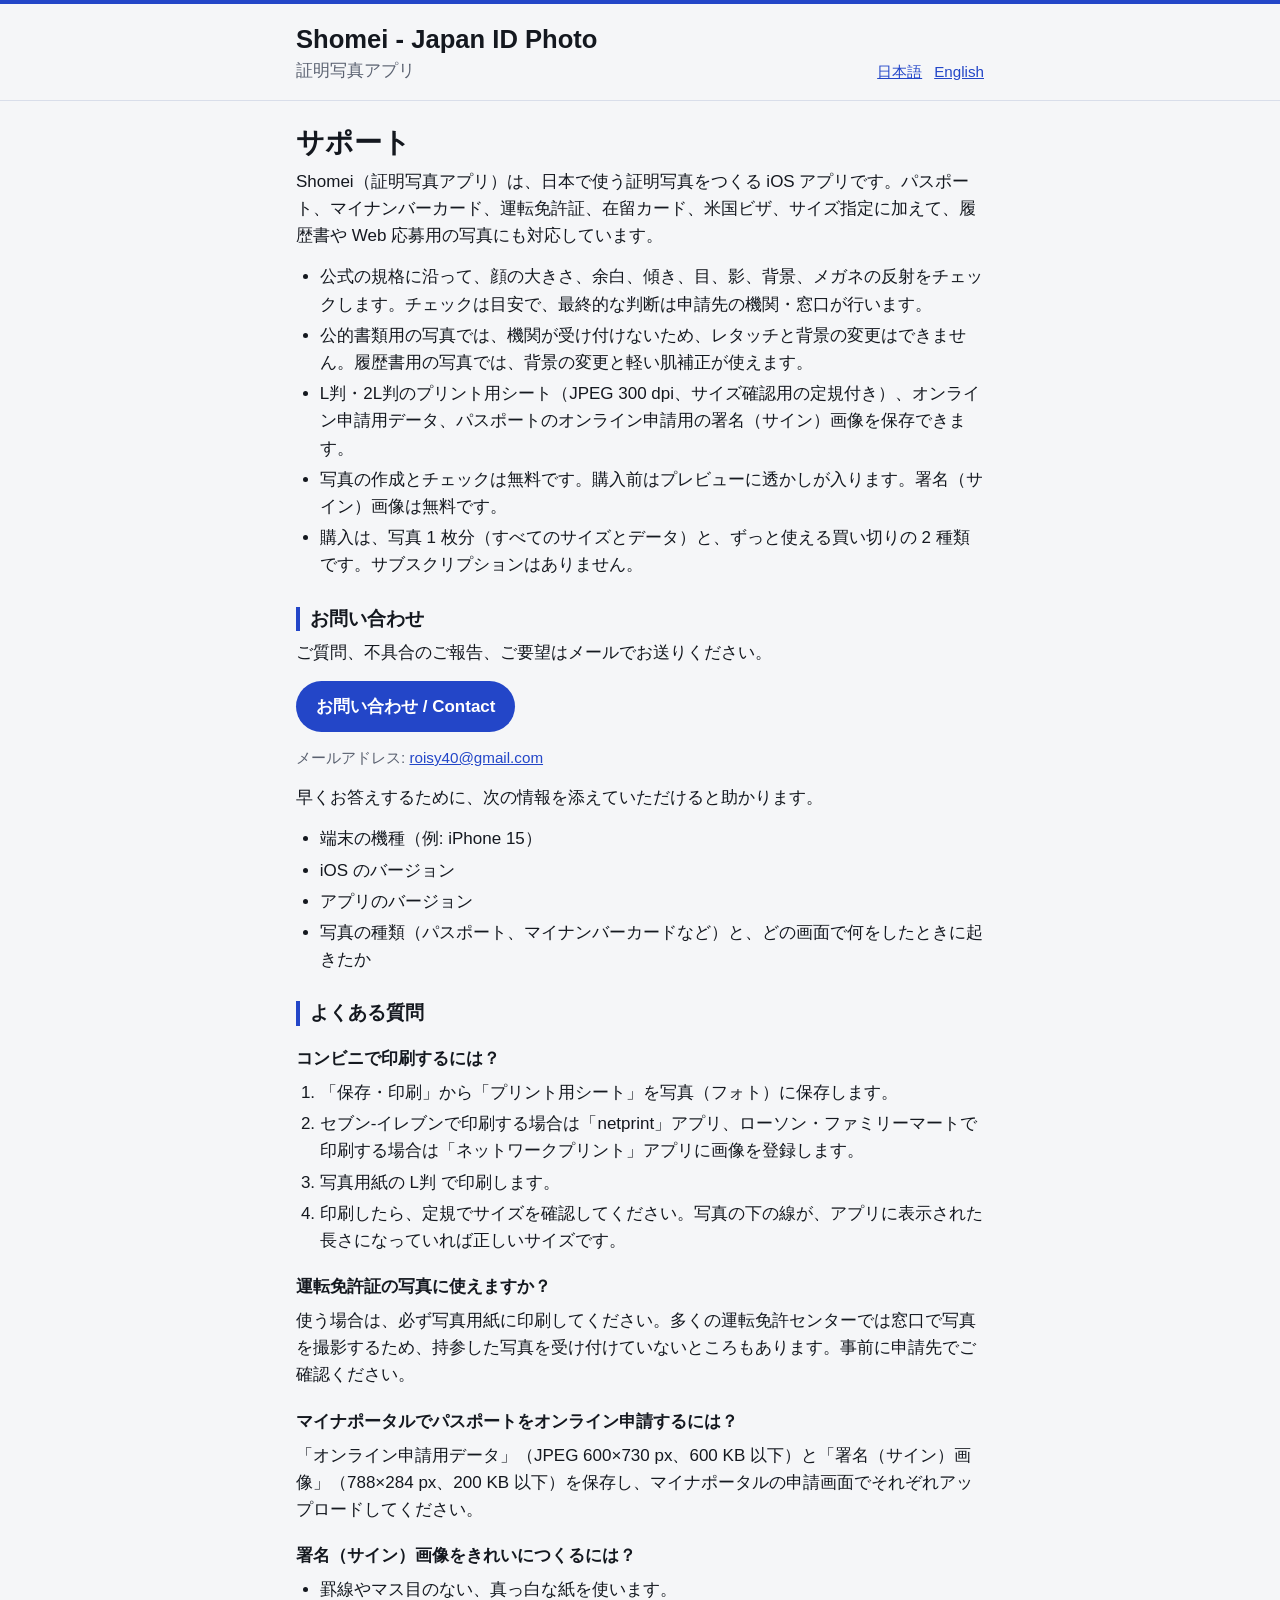
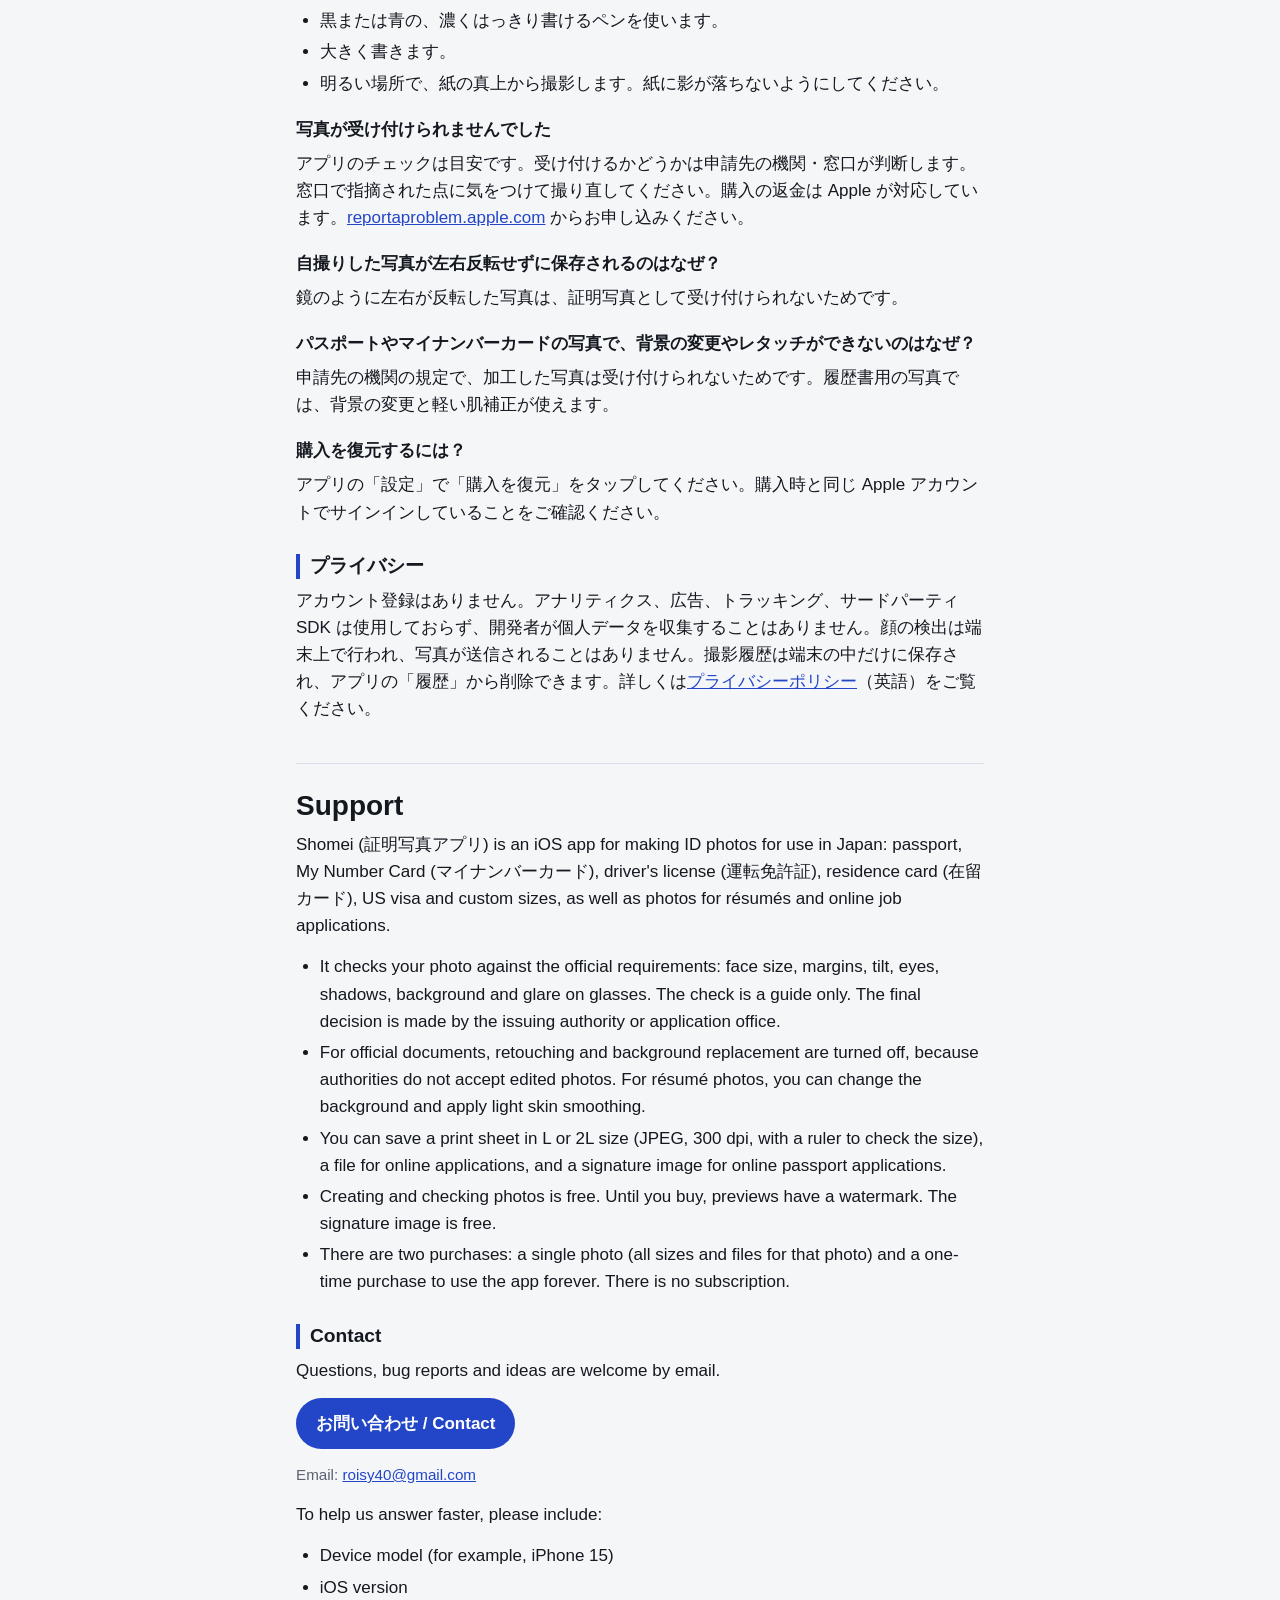
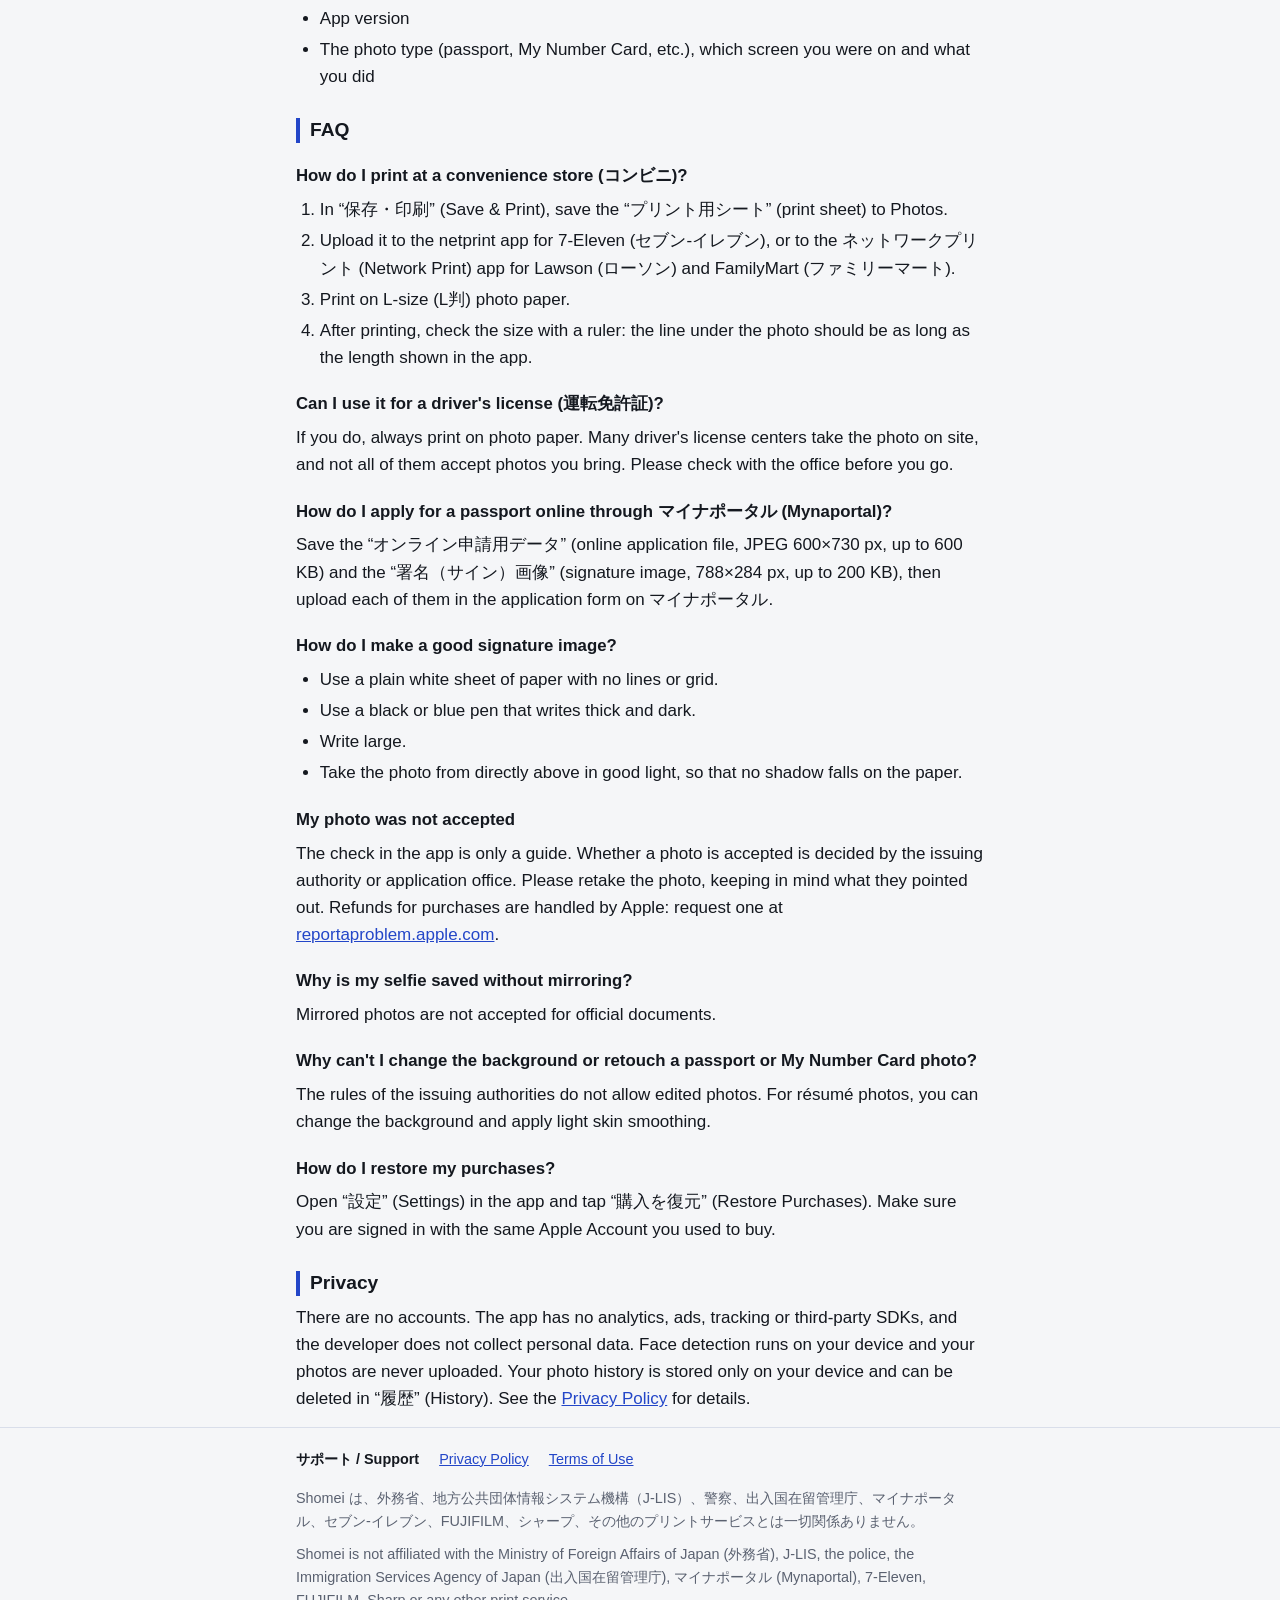
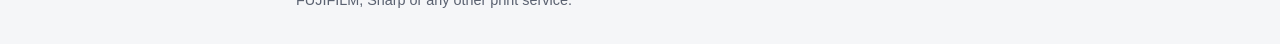
<file: index.html>
<!DOCTYPE html>
<html lang="ja">
<head>
<meta charset="utf-8">
<meta name="viewport" content="width=device-width, initial-scale=1">
<title>Shomei - Japan ID Photo - サポート / Support</title>
<meta name="description" content="Shomei - Japan ID Photo（証明写真アプリ）のサポートページ / Support for Shomei - Japan ID Photo">
<meta name="theme-color" content="#2346C8">
<link rel="stylesheet" href="style.css">
</head>
<body>
<header class="site-header">
  <div class="wrap">
    <div>
      <p class="app-name"><a href="index.html">Shomei - Japan ID Photo</a></p>
      <p class="app-subtitle">証明写真アプリ</p>
    </div>
    <p class="lang-switch"><a href="#ja" lang="ja">日本語</a><a href="#en" lang="en">English</a></p>
  </div>
</header>

<main class="wrap">
  <section id="ja" class="lang-section" lang="ja">
    <h1>サポート</h1>
    <p>Shomei（証明写真アプリ）は、日本で使う証明写真をつくる iOS アプリです。パスポート、マイナンバーカード、運転免許証、在留カード、米国ビザ、サイズ指定に加えて、履歴書や Web 応募用の写真にも対応しています。</p>
    <ul>
      <li>公式の規格に沿って、顔の大きさ、余白、傾き、目、影、背景、メガネの反射をチェックします。チェックは目安で、最終的な判断は申請先の機関・窓口が行います。</li>
      <li>公的書類用の写真では、機関が受け付けないため、レタッチと背景の変更はできません。履歴書用の写真では、背景の変更と軽い肌補正が使えます。</li>
      <li>L判・2L判のプリント用シート（JPEG 300 dpi、サイズ確認用の定規付き）、オンライン申請用データ、パスポートのオンライン申請用の署名（サイン）画像を保存できます。</li>
      <li>写真の作成とチェックは無料です。購入前はプレビューに透かしが入ります。署名（サイン）画像は無料です。</li>
      <li>購入は、写真 1 枚分（すべてのサイズとデータ）と、ずっと使える買い切りの 2 種類です。サブスクリプションはありません。</li>
    </ul>

    <h2>お問い合わせ</h2>
    <p>ご質問、不具合のご報告、ご要望はメールでお送りください。</p>
    <p><a class="contact" href="mailto:roisy40@gmail.com?subject=Shomei%20-%20Japan%20ID%20Photo">お問い合わせ / Contact</a></p>
    <p class="note">メールアドレス: <a href="mailto:roisy40@gmail.com">roisy40@gmail.com</a></p>
    <p>早くお答えするために、次の情報を添えていただけると助かります。</p>
    <ul>
      <li>端末の機種（例: iPhone 15）</li>
      <li>iOS のバージョン</li>
      <li>アプリのバージョン</li>
      <li>写真の種類（パスポート、マイナンバーカードなど）と、どの画面で何をしたときに起きたか</li>
    </ul>

    <h2>よくある質問</h2>

    <h3>コンビニで印刷するには？</h3>
    <ol>
      <li>「保存・印刷」から「プリント用シート」を写真（フォト）に保存します。</li>
      <li>セブン-イレブンで印刷する場合は「netprint」アプリ、ローソン・ファミリーマートで印刷する場合は「ネットワークプリント」アプリに画像を登録します。</li>
      <li>写真用紙の L判 で印刷します。</li>
      <li>印刷したら、定規でサイズを確認してください。写真の下の線が、アプリに表示された長さになっていれば正しいサイズです。</li>
    </ol>

    <h3>運転免許証の写真に使えますか？</h3>
    <p>使う場合は、必ず写真用紙に印刷してください。多くの運転免許センターでは窓口で写真を撮影するため、持参した写真を受け付けていないところもあります。事前に申請先でご確認ください。</p>

    <h3>マイナポータルでパスポートをオンライン申請するには？</h3>
    <p>「オンライン申請用データ」（JPEG 600×730 px、600 KB 以下）と「署名（サイン）画像」（788×284 px、200 KB 以下）を保存し、マイナポータルの申請画面でそれぞれアップロードしてください。</p>

    <h3>署名（サイン）画像をきれいにつくるには？</h3>
    <ul>
      <li>罫線やマス目のない、真っ白な紙を使います。</li>
      <li>黒または青の、濃くはっきり書けるペンを使います。</li>
      <li>大きく書きます。</li>
      <li>明るい場所で、紙の真上から撮影します。紙に影が落ちないようにしてください。</li>
    </ul>

    <h3>写真が受け付けられませんでした</h3>
    <p>アプリのチェックは目安です。受け付けるかどうかは申請先の機関・窓口が判断します。窓口で指摘された点に気をつけて撮り直してください。購入の返金は Apple が対応しています。<a href="https://reportaproblem.apple.com/">reportaproblem.apple.com</a> からお申し込みください。</p>

    <h3>自撮りした写真が左右反転せずに保存されるのはなぜ？</h3>
    <p>鏡のように左右が反転した写真は、証明写真として受け付けられないためです。</p>

    <h3>パスポートやマイナンバーカードの写真で、背景の変更やレタッチができないのはなぜ？</h3>
    <p>申請先の機関の規定で、加工した写真は受け付けられないためです。履歴書用の写真では、背景の変更と軽い肌補正が使えます。</p>

    <h3>購入を復元するには？</h3>
    <p>アプリの「設定」で「購入を復元」をタップしてください。購入時と同じ Apple アカウントでサインインしていることをご確認ください。</p>

    <h2>プライバシー</h2>
    <p>アカウント登録はありません。アナリティクス、広告、トラッキング、サードパーティ SDK は使用しておらず、開発者が個人データを収集することはありません。顔の検出は端末上で行われ、写真が送信されることはありません。撮影履歴は端末の中だけに保存され、アプリの「履歴」から削除できます。詳しくは<a href="privacy.html">プライバシーポリシー</a>（英語）をご覧ください。</p>
  </section>

  <section id="en" class="lang-section" lang="en">
    <h1>Support</h1>
    <p>Shomei (証明写真アプリ) is an iOS app for making ID photos for use in Japan: passport, My Number Card (マイナンバーカード), driver's license (運転免許証), residence card (在留カード), US visa and custom sizes, as well as photos for résumés and online job applications.</p>
    <ul>
      <li>It checks your photo against the official requirements: face size, margins, tilt, eyes, shadows, background and glare on glasses. The check is a guide only. The final decision is made by the issuing authority or application office.</li>
      <li>For official documents, retouching and background replacement are turned off, because authorities do not accept edited photos. For résumé photos, you can change the background and apply light skin smoothing.</li>
      <li>You can save a print sheet in L or 2L size (JPEG, 300 dpi, with a ruler to check the size), a file for online applications, and a signature image for online passport applications.</li>
      <li>Creating and checking photos is free. Until you buy, previews have a watermark. The signature image is free.</li>
      <li>There are two purchases: a single photo (all sizes and files for that photo) and a one-time purchase to use the app forever. There is no subscription.</li>
    </ul>

    <h2>Contact</h2>
    <p>Questions, bug reports and ideas are welcome by email.</p>
    <p><a class="contact" href="mailto:roisy40@gmail.com?subject=Shomei%20-%20Japan%20ID%20Photo">お問い合わせ / Contact</a></p>
    <p class="note">Email: <a href="mailto:roisy40@gmail.com">roisy40@gmail.com</a></p>
    <p>To help us answer faster, please include:</p>
    <ul>
      <li>Device model (for example, iPhone 15)</li>
      <li>iOS version</li>
      <li>App version</li>
      <li>The photo type (passport, My Number Card, etc.), which screen you were on and what you did</li>
    </ul>

    <h2>FAQ</h2>

    <h3>How do I print at a convenience store (コンビニ)?</h3>
    <ol>
      <li>In “保存・印刷” (Save &amp; Print), save the “プリント用シート” (print sheet) to Photos.</li>
      <li>Upload it to the netprint app for 7-Eleven (セブン-イレブン), or to the ネットワークプリント (Network Print) app for Lawson (ローソン) and FamilyMart (ファミリーマート).</li>
      <li>Print on L-size (L判) photo paper.</li>
      <li>After printing, check the size with a ruler: the line under the photo should be as long as the length shown in the app.</li>
    </ol>

    <h3>Can I use it for a driver's license (運転免許証)?</h3>
    <p>If you do, always print on photo paper. Many driver's license centers take the photo on site, and not all of them accept photos you bring. Please check with the office before you go.</p>

    <h3>How do I apply for a passport online through マイナポータル (Mynaportal)?</h3>
    <p>Save the “オンライン申請用データ” (online application file, JPEG 600×730 px, up to 600 KB) and the “署名（サイン）画像” (signature image, 788×284 px, up to 200 KB), then upload each of them in the application form on マイナポータル.</p>

    <h3>How do I make a good signature image?</h3>
    <ul>
      <li>Use a plain white sheet of paper with no lines or grid.</li>
      <li>Use a black or blue pen that writes thick and dark.</li>
      <li>Write large.</li>
      <li>Take the photo from directly above in good light, so that no shadow falls on the paper.</li>
    </ul>

    <h3>My photo was not accepted</h3>
    <p>The check in the app is only a guide. Whether a photo is accepted is decided by the issuing authority or application office. Please retake the photo, keeping in mind what they pointed out. Refunds for purchases are handled by Apple: request one at <a href="https://reportaproblem.apple.com/">reportaproblem.apple.com</a>.</p>

    <h3>Why is my selfie saved without mirroring?</h3>
    <p>Mirrored photos are not accepted for official documents.</p>

    <h3>Why can't I change the background or retouch a passport or My Number Card photo?</h3>
    <p>The rules of the issuing authorities do not allow edited photos. For résumé photos, you can change the background and apply light skin smoothing.</p>

    <h3>How do I restore my purchases?</h3>
    <p>Open “設定” (Settings) in the app and tap “購入を復元” (Restore Purchases). Make sure you are signed in with the same Apple Account you used to buy.</p>

    <h2>Privacy</h2>
    <p>There are no accounts. The app has no analytics, ads, tracking or third-party SDKs, and the developer does not collect personal data. Face detection runs on your device and your photos are never uploaded. Your photo history is stored only on your device and can be deleted in “履歴” (History). See the <a href="privacy.html">Privacy Policy</a> for details.</p>
  </section>
</main>

<footer class="site-footer">
  <div class="wrap">
    <nav>
      <a href="index.html" aria-current="page">サポート / Support</a>
      <a href="privacy.html">Privacy Policy</a>
      <a href="terms.html">Terms of Use</a>
    </nav>
    <p lang="ja">Shomei は、外務省、地方公共団体情報システム機構（J-LIS）、警察、出入国在留管理庁、マイナポータル、セブン-イレブン、FUJIFILM、シャープ、その他のプリントサービスとは一切関係ありません。</p>
    <p lang="en">Shomei is not affiliated with the Ministry of Foreign Affairs of Japan (外務省), J-LIS, the police, the Immigration Services Agency of Japan (出入国在留管理庁), マイナポータル (Mynaportal), 7-Eleven, FUJIFILM, Sharp or any other print service.</p>
  </div>
</footer>
</body>
</html>
</file>
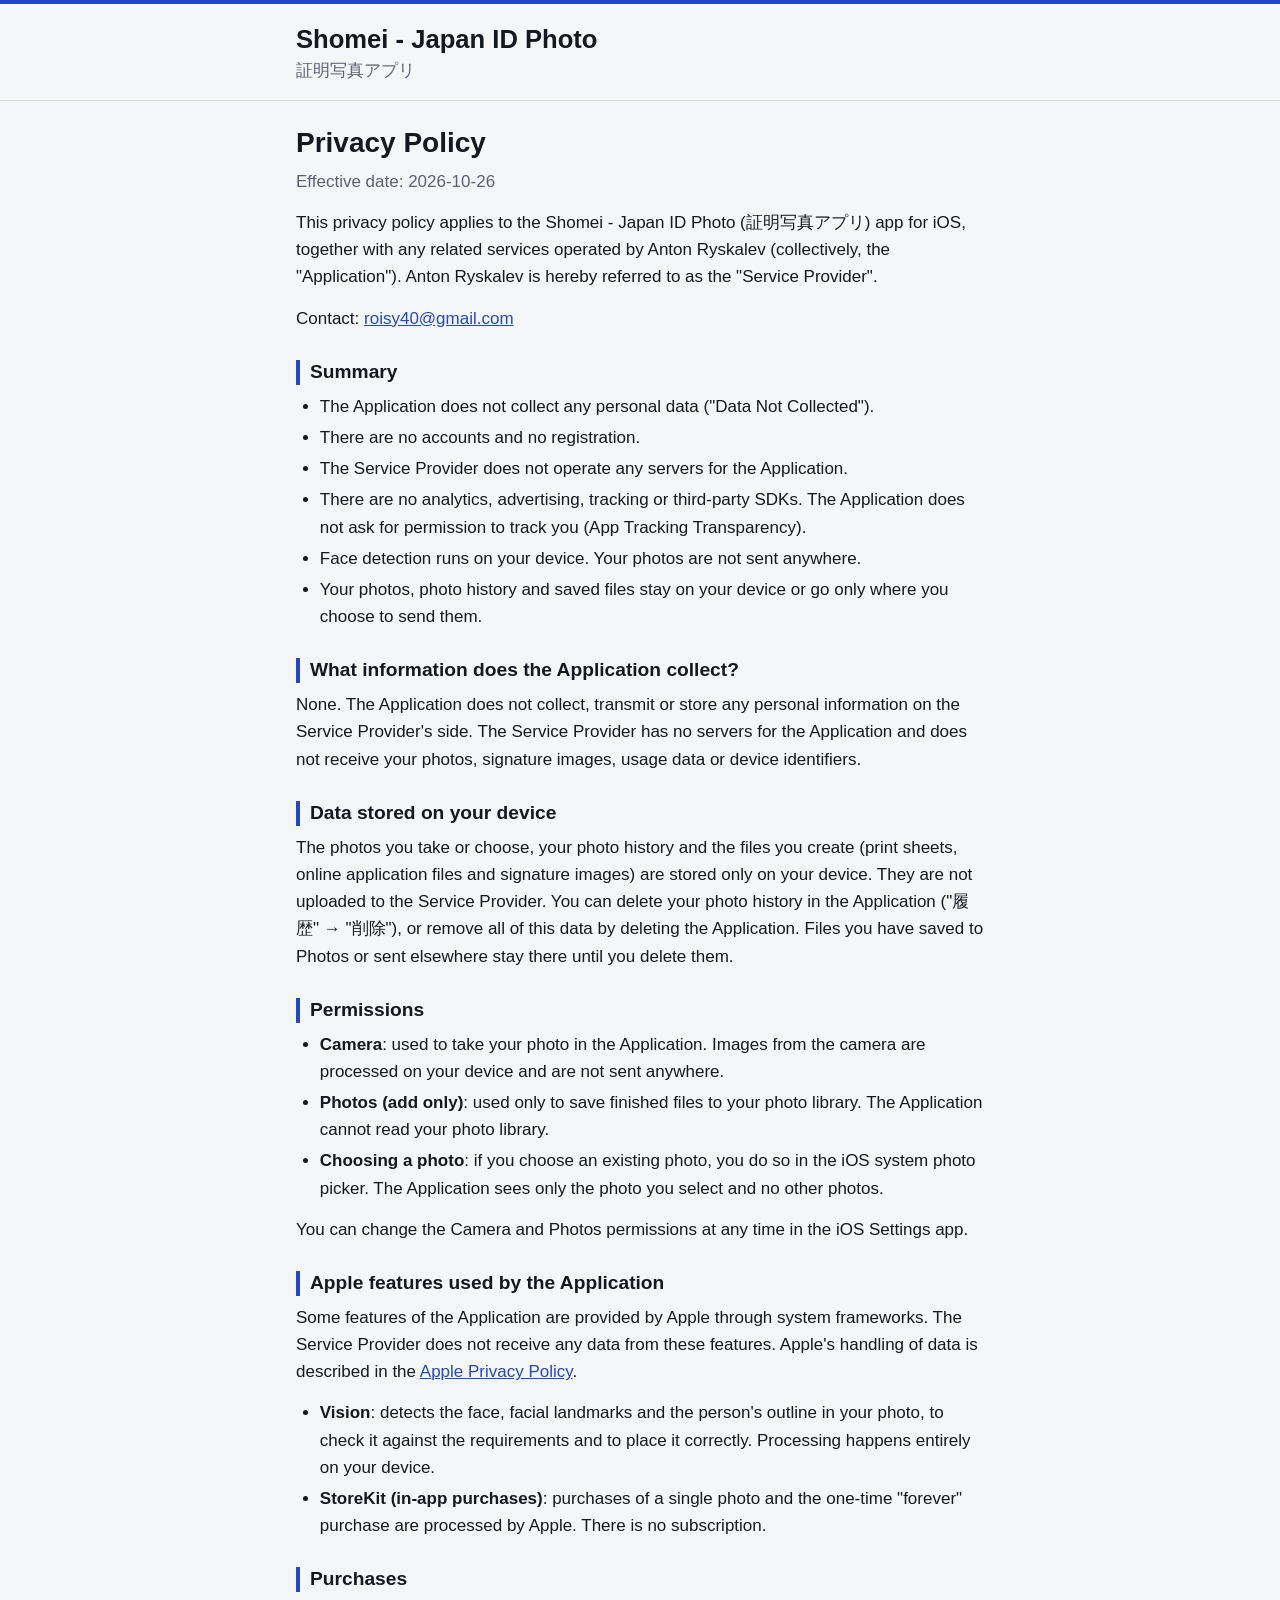
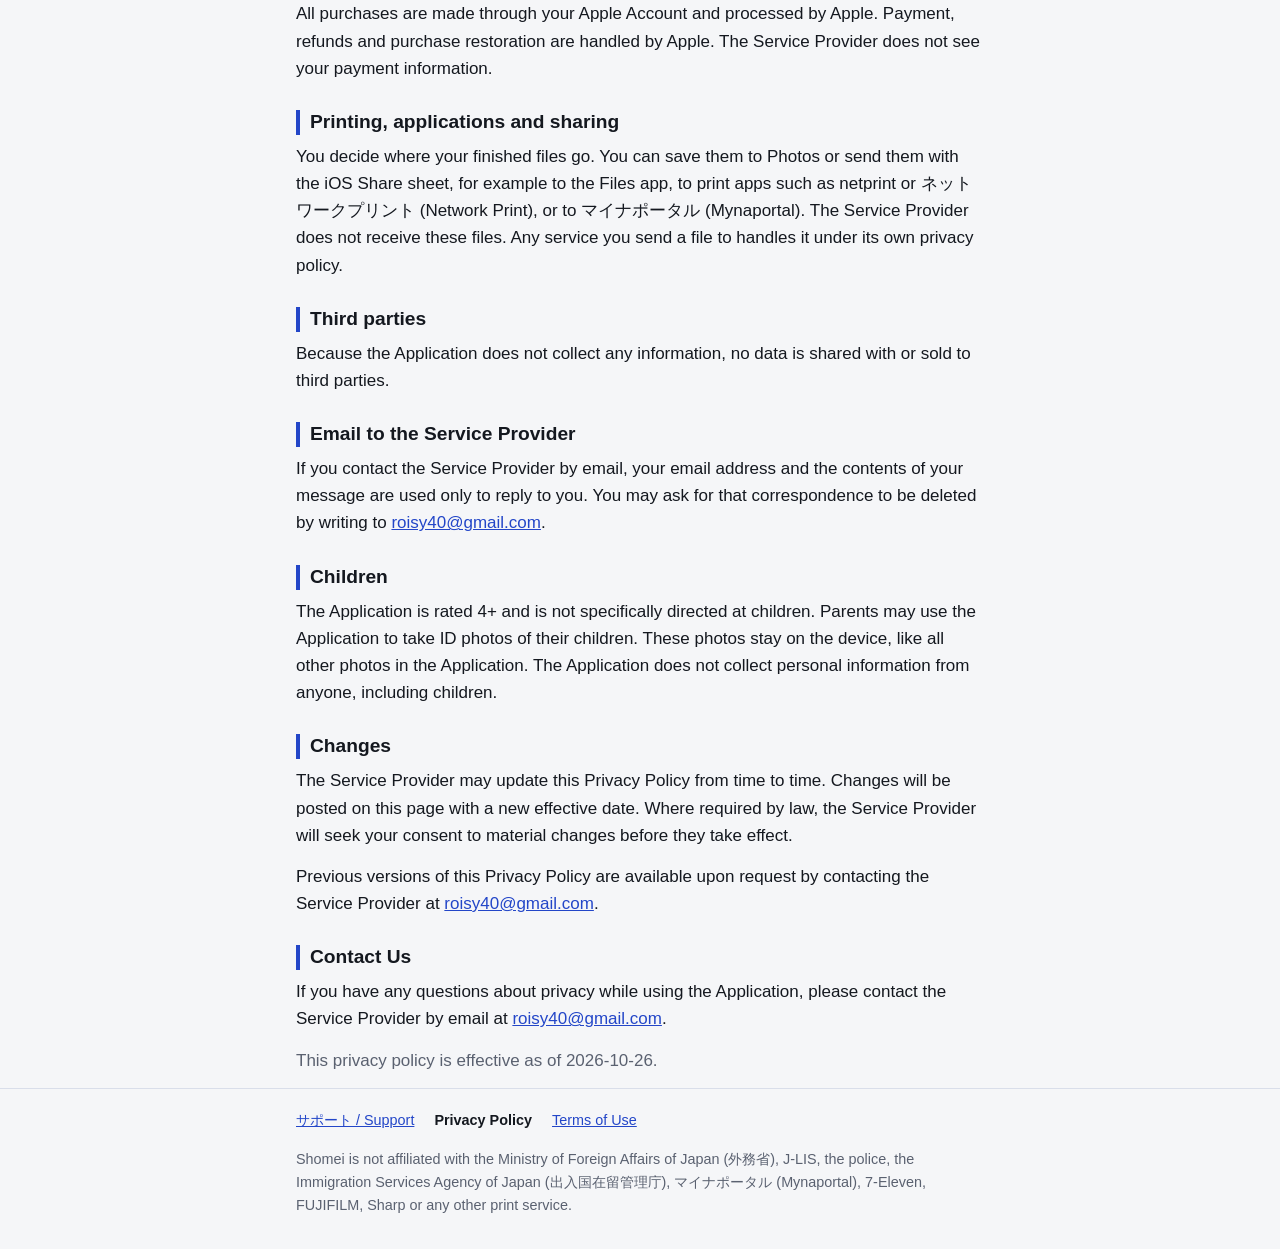
<file: privacy.html>
<!DOCTYPE html>
<html lang="en">
<head>
<meta charset="utf-8">
<meta name="viewport" content="width=device-width, initial-scale=1">
<title>Shomei - Japan ID Photo - Privacy Policy</title>
<meta name="theme-color" content="#2346C8">
<link rel="stylesheet" href="style.css">
</head>
<body>
<header class="site-header">
  <div class="wrap">
    <div>
      <p class="app-name"><a href="index.html">Shomei - Japan ID Photo</a></p>
      <p class="app-subtitle" lang="ja">証明写真アプリ</p>
    </div>
  </div>
</header>

<main class="wrap">
  <h1>Privacy Policy</h1>
  <p class="updated">Effective date: 2026-10-26</p>
  <p>This privacy policy applies to the Shomei - Japan ID Photo (証明写真アプリ) app for iOS, together with any related services operated by Anton Ryskalev (collectively, the "Application"). Anton Ryskalev is hereby referred to as the "Service Provider".</p>
  <p>Contact: <a href="mailto:roisy40@gmail.com">roisy40@gmail.com</a></p>

  <h2>Summary</h2>
  <ul>
    <li>The Application does not collect any personal data ("Data Not Collected").</li>
    <li>There are no accounts and no registration.</li>
    <li>The Service Provider does not operate any servers for the Application.</li>
    <li>There are no analytics, advertising, tracking or third-party SDKs. The Application does not ask for permission to track you (App Tracking Transparency).</li>
    <li>Face detection runs on your device. Your photos are not sent anywhere.</li>
    <li>Your photos, photo history and saved files stay on your device or go only where you choose to send them.</li>
  </ul>

  <h2>What information does the Application collect?</h2>
  <p>None. The Application does not collect, transmit or store any personal information on the Service Provider's side. The Service Provider has no servers for the Application and does not receive your photos, signature images, usage data or device identifiers.</p>

  <h2>Data stored on your device</h2>
  <p>The photos you take or choose, your photo history and the files you create (print sheets, online application files and signature images) are stored only on your device. They are not uploaded to the Service Provider. You can delete your photo history in the Application ("履歴" &rarr; "削除"), or remove all of this data by deleting the Application. Files you have saved to Photos or sent elsewhere stay there until you delete them.</p>

  <h2>Permissions</h2>
  <ul>
    <li><strong>Camera</strong>: used to take your photo in the Application. Images from the camera are processed on your device and are not sent anywhere.</li>
    <li><strong>Photos (add only)</strong>: used only to save finished files to your photo library. The Application cannot read your photo library.</li>
    <li><strong>Choosing a photo</strong>: if you choose an existing photo, you do so in the iOS system photo picker. The Application sees only the photo you select and no other photos.</li>
  </ul>
  <p>You can change the Camera and Photos permissions at any time in the iOS Settings app.</p>

  <h2>Apple features used by the Application</h2>
  <p>Some features of the Application are provided by Apple through system frameworks. The Service Provider does not receive any data from these features. Apple's handling of data is described in the <a href="https://www.apple.com/legal/privacy/">Apple Privacy Policy</a>.</p>
  <ul>
    <li><strong>Vision</strong>: detects the face, facial landmarks and the person's outline in your photo, to check it against the requirements and to place it correctly. Processing happens entirely on your device.</li>
    <li><strong>StoreKit (in-app purchases)</strong>: purchases of a single photo and the one-time "forever" purchase are processed by Apple. There is no subscription.</li>
  </ul>

  <h2>Purchases</h2>
  <p>All purchases are made through your Apple Account and processed by Apple. Payment, refunds and purchase restoration are handled by Apple. The Service Provider does not see your payment information.</p>

  <h2>Printing, applications and sharing</h2>
  <p>You decide where your finished files go. You can save them to Photos or send them with the iOS Share sheet, for example to the Files app, to print apps such as netprint or ネットワークプリント (Network Print), or to マイナポータル (Mynaportal). The Service Provider does not receive these files. Any service you send a file to handles it under its own privacy policy.</p>

  <h2>Third parties</h2>
  <p>Because the Application does not collect any information, no data is shared with or sold to third parties.</p>

  <h2>Email to the Service Provider</h2>
  <p>If you contact the Service Provider by email, your email address and the contents of your message are used only to reply to you. You may ask for that correspondence to be deleted by writing to <a href="mailto:roisy40@gmail.com">roisy40@gmail.com</a>.</p>

  <h2>Children</h2>
  <p>The Application is rated 4+ and is not specifically directed at children. Parents may use the Application to take ID photos of their children. These photos stay on the device, like all other photos in the Application. The Application does not collect personal information from anyone, including children.</p>

  <h2>Changes</h2>
  <p>The Service Provider may update this Privacy Policy from time to time. Changes will be posted on this page with a new effective date. Where required by law, the Service Provider will seek your consent to material changes before they take effect.</p>
  <p>Previous versions of this Privacy Policy are available upon request by contacting the Service Provider at <a href="mailto:roisy40@gmail.com">roisy40@gmail.com</a>.</p>

  <h2>Contact Us</h2>
  <p>If you have any questions about privacy while using the Application, please contact the Service Provider by email at <a href="mailto:roisy40@gmail.com">roisy40@gmail.com</a>.</p>
  <p class="updated">This privacy policy is effective as of 2026-10-26.</p>
</main>

<footer class="site-footer">
  <div class="wrap">
    <nav>
      <a href="index.html">サポート / Support</a>
      <a href="privacy.html" aria-current="page">Privacy Policy</a>
      <a href="terms.html">Terms of Use</a>
    </nav>
    <p>Shomei is not affiliated with the Ministry of Foreign Affairs of Japan (外務省), J-LIS, the police, the Immigration Services Agency of Japan (出入国在留管理庁), マイナポータル (Mynaportal), 7-Eleven, FUJIFILM, Sharp or any other print service.</p>
  </div>
</footer>
</body>
</html>
</file>
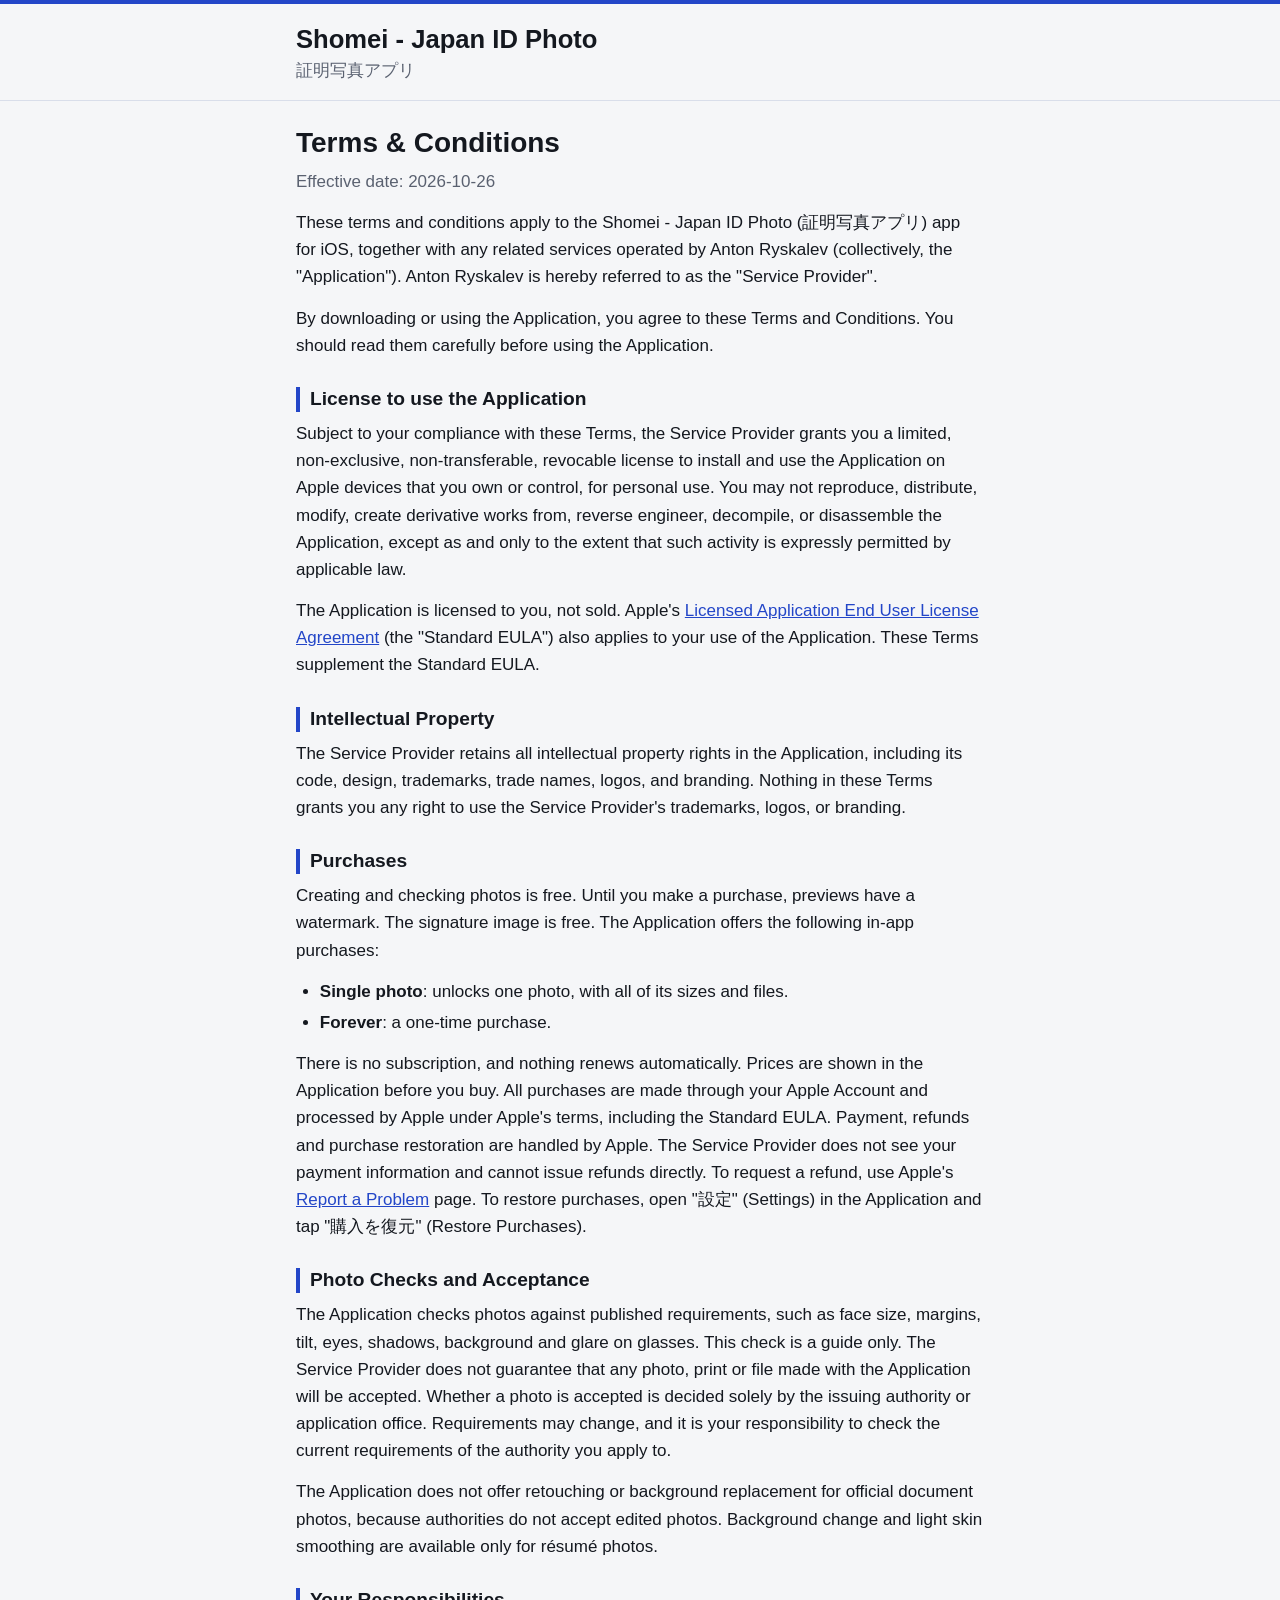
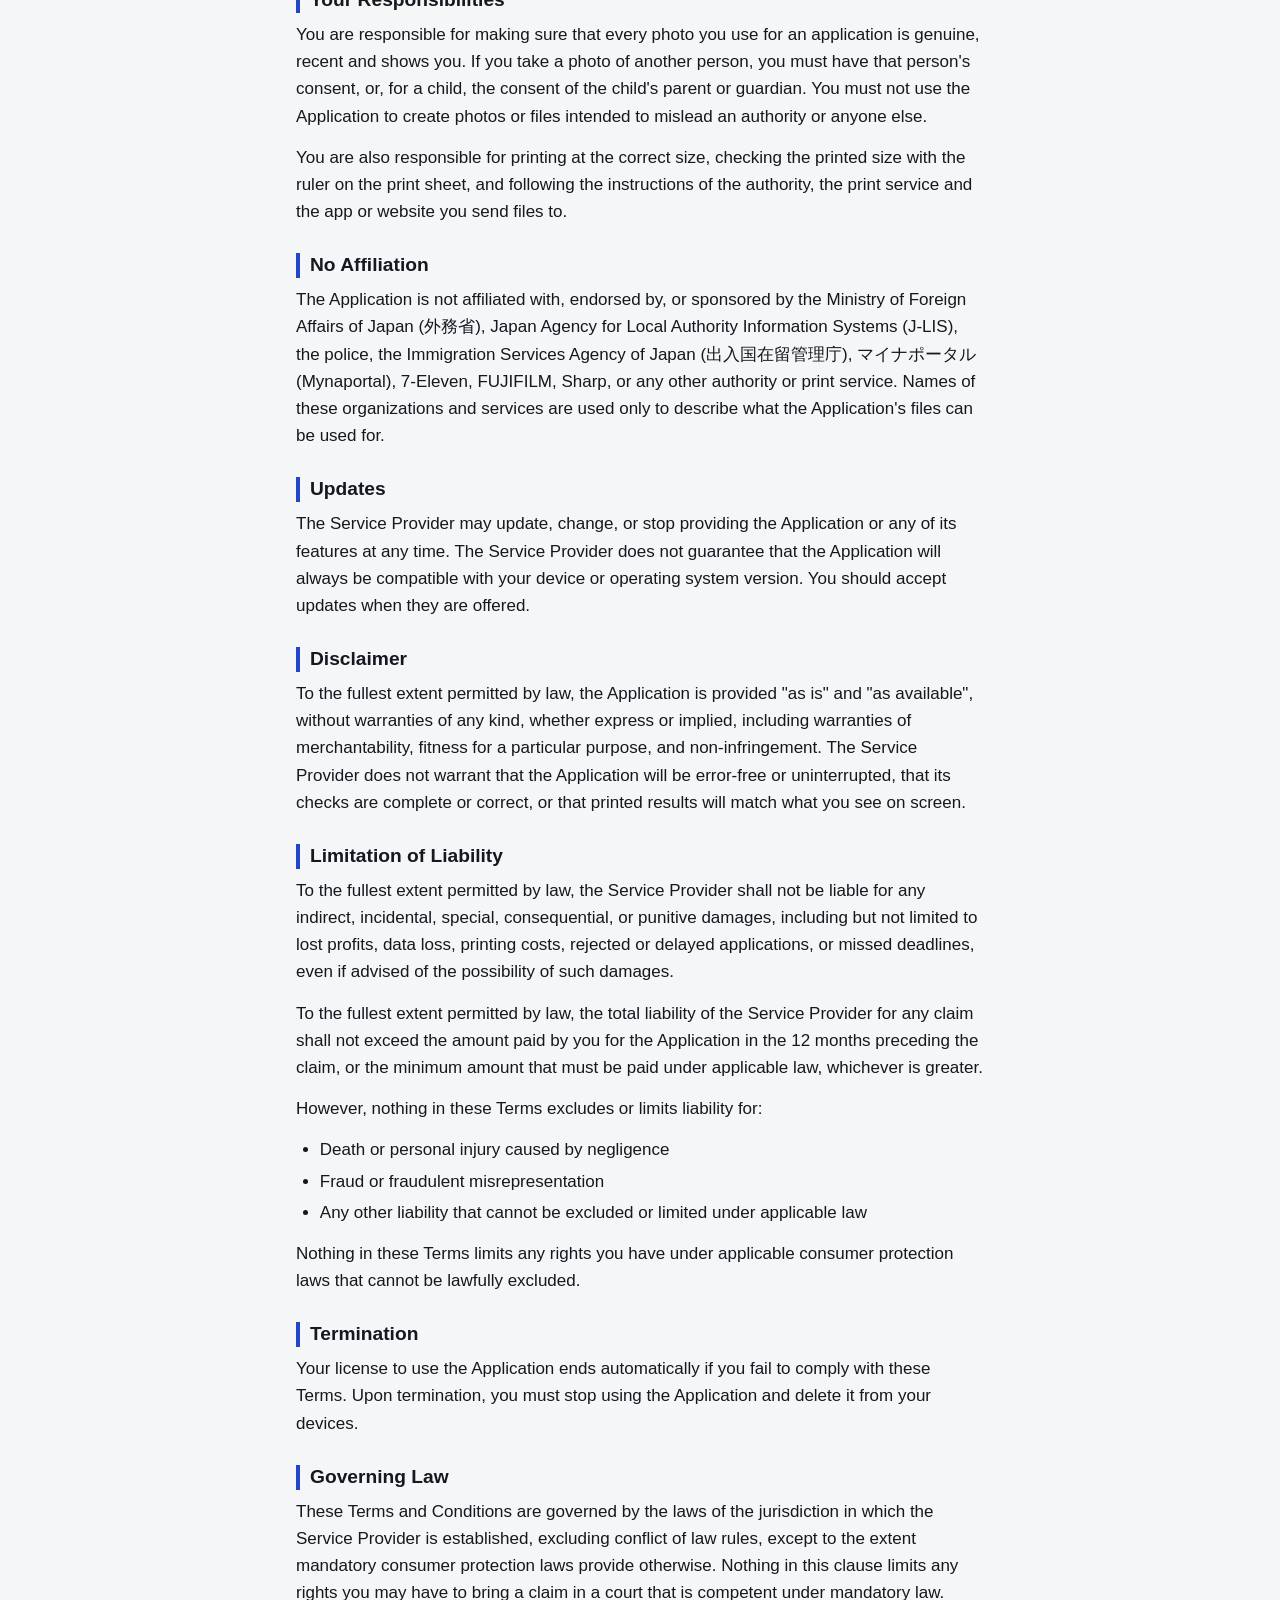
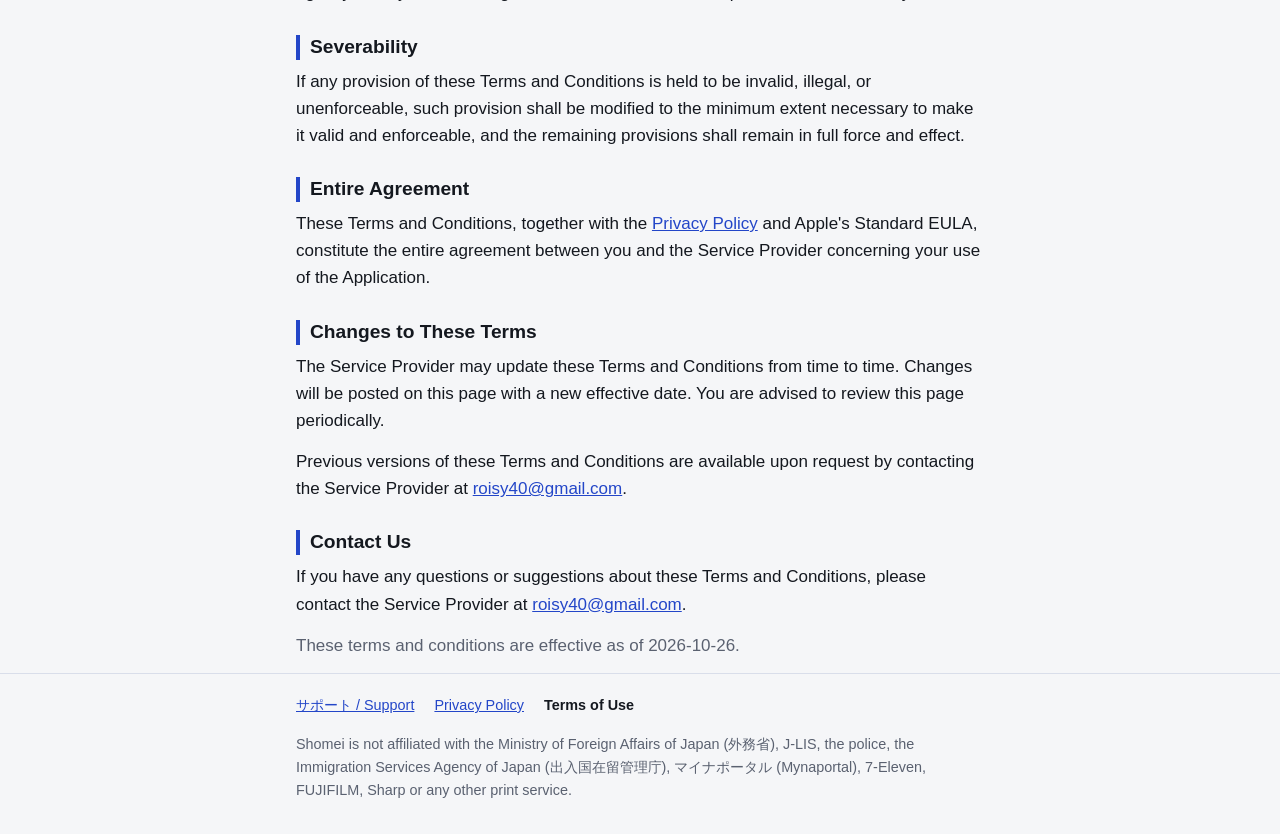
<file: terms.html>
<!DOCTYPE html>
<html lang="en">
<head>
<meta charset="utf-8">
<meta name="viewport" content="width=device-width, initial-scale=1">
<title>Shomei - Japan ID Photo - Terms of Use</title>
<meta name="theme-color" content="#2346C8">
<link rel="stylesheet" href="style.css">
</head>
<body>
<header class="site-header">
  <div class="wrap">
    <div>
      <p class="app-name"><a href="index.html">Shomei - Japan ID Photo</a></p>
      <p class="app-subtitle" lang="ja">証明写真アプリ</p>
    </div>
  </div>
</header>

<main class="wrap">
  <h1>Terms &amp; Conditions</h1>
  <p class="updated">Effective date: 2026-10-26</p>
  <p>These terms and conditions apply to the Shomei - Japan ID Photo (証明写真アプリ) app for iOS, together with any related services operated by Anton Ryskalev (collectively, the "Application"). Anton Ryskalev is hereby referred to as the "Service Provider".</p>
  <p>By downloading or using the Application, you agree to these Terms and Conditions. You should read them carefully before using the Application.</p>

  <h2>License to use the Application</h2>
  <p>Subject to your compliance with these Terms, the Service Provider grants you a limited, non-exclusive, non-transferable, revocable license to install and use the Application on Apple devices that you own or control, for personal use. You may not reproduce, distribute, modify, create derivative works from, reverse engineer, decompile, or disassemble the Application, except as and only to the extent that such activity is expressly permitted by applicable law.</p>
  <p>The Application is licensed to you, not sold. Apple's <a href="https://www.apple.com/legal/internet-services/itunes/dev/stdeula/">Licensed Application End User License Agreement</a> (the "Standard EULA") also applies to your use of the Application. These Terms supplement the Standard EULA.</p>

  <h2>Intellectual Property</h2>
  <p>The Service Provider retains all intellectual property rights in the Application, including its code, design, trademarks, trade names, logos, and branding. Nothing in these Terms grants you any right to use the Service Provider's trademarks, logos, or branding.</p>

  <h2>Purchases</h2>
  <p>Creating and checking photos is free. Until you make a purchase, previews have a watermark. The signature image is free. The Application offers the following in-app purchases:</p>
  <ul>
    <li><strong>Single photo</strong>: unlocks one photo, with all of its sizes and files.</li>
    <li><strong>Forever</strong>: a one-time purchase.</li>
  </ul>
  <p>There is no subscription, and nothing renews automatically. Prices are shown in the Application before you buy. All purchases are made through your Apple Account and processed by Apple under Apple's terms, including the Standard EULA. Payment, refunds and purchase restoration are handled by Apple. The Service Provider does not see your payment information and cannot issue refunds directly. To request a refund, use Apple's <a href="https://reportaproblem.apple.com/">Report a Problem</a> page. To restore purchases, open "設定" (Settings) in the Application and tap "購入を復元" (Restore Purchases).</p>

  <h2>Photo Checks and Acceptance</h2>
  <p>The Application checks photos against published requirements, such as face size, margins, tilt, eyes, shadows, background and glare on glasses. This check is a guide only. The Service Provider does not guarantee that any photo, print or file made with the Application will be accepted. Whether a photo is accepted is decided solely by the issuing authority or application office. Requirements may change, and it is your responsibility to check the current requirements of the authority you apply to.</p>
  <p>The Application does not offer retouching or background replacement for official document photos, because authorities do not accept edited photos. Background change and light skin smoothing are available only for résumé photos.</p>

  <h2>Your Responsibilities</h2>
  <p>You are responsible for making sure that every photo you use for an application is genuine, recent and shows you. If you take a photo of another person, you must have that person's consent, or, for a child, the consent of the child's parent or guardian. You must not use the Application to create photos or files intended to mislead an authority or anyone else.</p>
  <p>You are also responsible for printing at the correct size, checking the printed size with the ruler on the print sheet, and following the instructions of the authority, the print service and the app or website you send files to.</p>

  <h2>No Affiliation</h2>
  <p>The Application is not affiliated with, endorsed by, or sponsored by the Ministry of Foreign Affairs of Japan (外務省), Japan Agency for Local Authority Information Systems (J-LIS), the police, the Immigration Services Agency of Japan (出入国在留管理庁), マイナポータル (Mynaportal), 7-Eleven, FUJIFILM, Sharp, or any other authority or print service. Names of these organizations and services are used only to describe what the Application's files can be used for.</p>

  <h2>Updates</h2>
  <p>The Service Provider may update, change, or stop providing the Application or any of its features at any time. The Service Provider does not guarantee that the Application will always be compatible with your device or operating system version. You should accept updates when they are offered.</p>

  <h2>Disclaimer</h2>
  <p>To the fullest extent permitted by law, the Application is provided "as is" and "as available", without warranties of any kind, whether express or implied, including warranties of merchantability, fitness for a particular purpose, and non-infringement. The Service Provider does not warrant that the Application will be error-free or uninterrupted, that its checks are complete or correct, or that printed results will match what you see on screen.</p>

  <h2>Limitation of Liability</h2>
  <p>To the fullest extent permitted by law, the Service Provider shall not be liable for any indirect, incidental, special, consequential, or punitive damages, including but not limited to lost profits, data loss, printing costs, rejected or delayed applications, or missed deadlines, even if advised of the possibility of such damages.</p>
  <p>To the fullest extent permitted by law, the total liability of the Service Provider for any claim shall not exceed the amount paid by you for the Application in the 12 months preceding the claim, or the minimum amount that must be paid under applicable law, whichever is greater.</p>
  <p>However, nothing in these Terms excludes or limits liability for:</p>
  <ul>
    <li>Death or personal injury caused by negligence</li>
    <li>Fraud or fraudulent misrepresentation</li>
    <li>Any other liability that cannot be excluded or limited under applicable law</li>
  </ul>
  <p>Nothing in these Terms limits any rights you have under applicable consumer protection laws that cannot be lawfully excluded.</p>

  <h2>Termination</h2>
  <p>Your license to use the Application ends automatically if you fail to comply with these Terms. Upon termination, you must stop using the Application and delete it from your devices.</p>

  <h2>Governing Law</h2>
  <p>These Terms and Conditions are governed by the laws of the jurisdiction in which the Service Provider is established, excluding conflict of law rules, except to the extent mandatory consumer protection laws provide otherwise. Nothing in this clause limits any rights you may have to bring a claim in a court that is competent under mandatory law.</p>

  <h2>Severability</h2>
  <p>If any provision of these Terms and Conditions is held to be invalid, illegal, or unenforceable, such provision shall be modified to the minimum extent necessary to make it valid and enforceable, and the remaining provisions shall remain in full force and effect.</p>

  <h2>Entire Agreement</h2>
  <p>These Terms and Conditions, together with the <a href="privacy.html">Privacy Policy</a> and Apple's Standard EULA, constitute the entire agreement between you and the Service Provider concerning your use of the Application.</p>

  <h2>Changes to These Terms</h2>
  <p>The Service Provider may update these Terms and Conditions from time to time. Changes will be posted on this page with a new effective date. You are advised to review this page periodically.</p>
  <p>Previous versions of these Terms and Conditions are available upon request by contacting the Service Provider at <a href="mailto:roisy40@gmail.com">roisy40@gmail.com</a>.</p>

  <h2>Contact Us</h2>
  <p>If you have any questions or suggestions about these Terms and Conditions, please contact the Service Provider at <a href="mailto:roisy40@gmail.com">roisy40@gmail.com</a>.</p>
  <p class="updated">These terms and conditions are effective as of 2026-10-26.</p>
</main>

<footer class="site-footer">
  <div class="wrap">
    <nav>
      <a href="index.html">サポート / Support</a>
      <a href="privacy.html">Privacy Policy</a>
      <a href="terms.html" aria-current="page">Terms of Use</a>
    </nav>
    <p>Shomei is not affiliated with the Ministry of Foreign Affairs of Japan (外務省), J-LIS, the police, the Immigration Services Agency of Japan (出入国在留管理庁), マイナポータル (Mynaportal), 7-Eleven, FUJIFILM, Sharp or any other print service.</p>
  </div>
</footer>
</body>
</html>
</file>
<file: style.css>
:root {
  color-scheme: light dark;
  --bg: #f5f6f8;
  --fg: #14181f;
  --muted: #5a6170;
  --border: #d9deea;
  --link: #2346c8;
  --link-hover: #1e3a8a;
  --surface: #e6ecfb;
  --accent: #2346c8;
  --on-accent: #ffffff;
}

@media (prefers-color-scheme: dark) {
  :root {
    --bg: #14181f;
    --fg: #f5f6f8;
    --muted: #a9b0bf;
    --border: #2c3442;
    --link: #8fa8f0;
    --link-hover: #b9c9f6;
    --surface: #1e2533;
  }
}

* {
  box-sizing: border-box;
}

html {
  -webkit-text-size-adjust: 100%;
  text-size-adjust: 100%;
}

body {
  margin: 0;
  background: var(--bg);
  color: var(--fg);
  font-family: -apple-system, BlinkMacSystemFont, "Hiragino Sans", "Hiragino Kaku Gothic ProN", "Segoe UI", Roboto, "Noto Sans JP", "Yu Gothic", Meiryo, "Helvetica Neue", Arial, sans-serif;
  font-size: 17px;
  line-height: 1.6;
  overflow-wrap: break-word;
}

.wrap {
  max-width: 720px;
  margin: 0 auto;
  padding: 0 16px;
}

a {
  color: var(--link);
}

a:hover {
  color: var(--link-hover);
}

.site-header {
  border-top: 4px solid var(--accent);
  border-bottom: 1px solid var(--border);
  padding: 20px 0 16px;
}

.site-header .wrap {
  display: flex;
  flex-wrap: wrap;
  align-items: flex-end;
  justify-content: space-between;
  gap: 8px 16px;
}

.app-name {
  margin: 0;
  font-size: 1.6rem;
  font-weight: 700;
  line-height: 1.2;
}

.app-name a {
  color: inherit;
  text-decoration: none;
}

.app-subtitle {
  margin: 2px 0 0;
  color: var(--muted);
}

.lang-switch {
  margin: 0;
  font-size: 0.95rem;
}

.lang-switch a {
  margin-left: 12px;
}

.lang-switch a:first-child {
  margin-left: 0;
}

main {
  padding: 8px 0 32px;
}

h1 {
  font-size: 1.75rem;
  line-height: 1.25;
  margin: 24px 0 8px;
}

h2 {
  font-size: 1.2rem;
  line-height: 1.3;
  margin: 28px 0 8px;
  padding-left: 10px;
  border-left: 4px solid var(--accent);
}

h3 {
  font-size: 1.05rem;
  margin: 20px 0 6px;
}

p,
ul,
ol {
  margin: 0 0 14px;
}

ul,
ol {
  padding-left: 1.4em;
}

li {
  margin-bottom: 4px;
}

.updated {
  color: var(--muted);
}

.contact {
  display: inline-block;
  padding: 12px 20px;
  border-radius: 999px;
  background: var(--accent);
  color: var(--on-accent);
  font-weight: 700;
  text-decoration: none;
}

.contact:hover,
.contact:focus-visible {
  color: var(--on-accent);
  background: #1e3a8a;
  text-decoration: underline;
}

.note {
  color: var(--muted);
  font-size: 0.95rem;
}

.lang-section + .lang-section {
  margin-top: 40px;
  border-top: 1px solid var(--border);
}

.site-footer {
  border-top: 1px solid var(--border);
  padding: 20px 0 32px;
  color: var(--muted);
  font-size: 0.9rem;
}

.site-footer nav a {
  margin-right: 16px;
  display: inline-block;
  margin-bottom: 6px;
}

.site-footer nav a[aria-current="page"] {
  color: var(--fg);
  text-decoration: none;
  font-weight: 600;
}

.site-footer p {
  margin: 10px 0 0;
}
</file>
